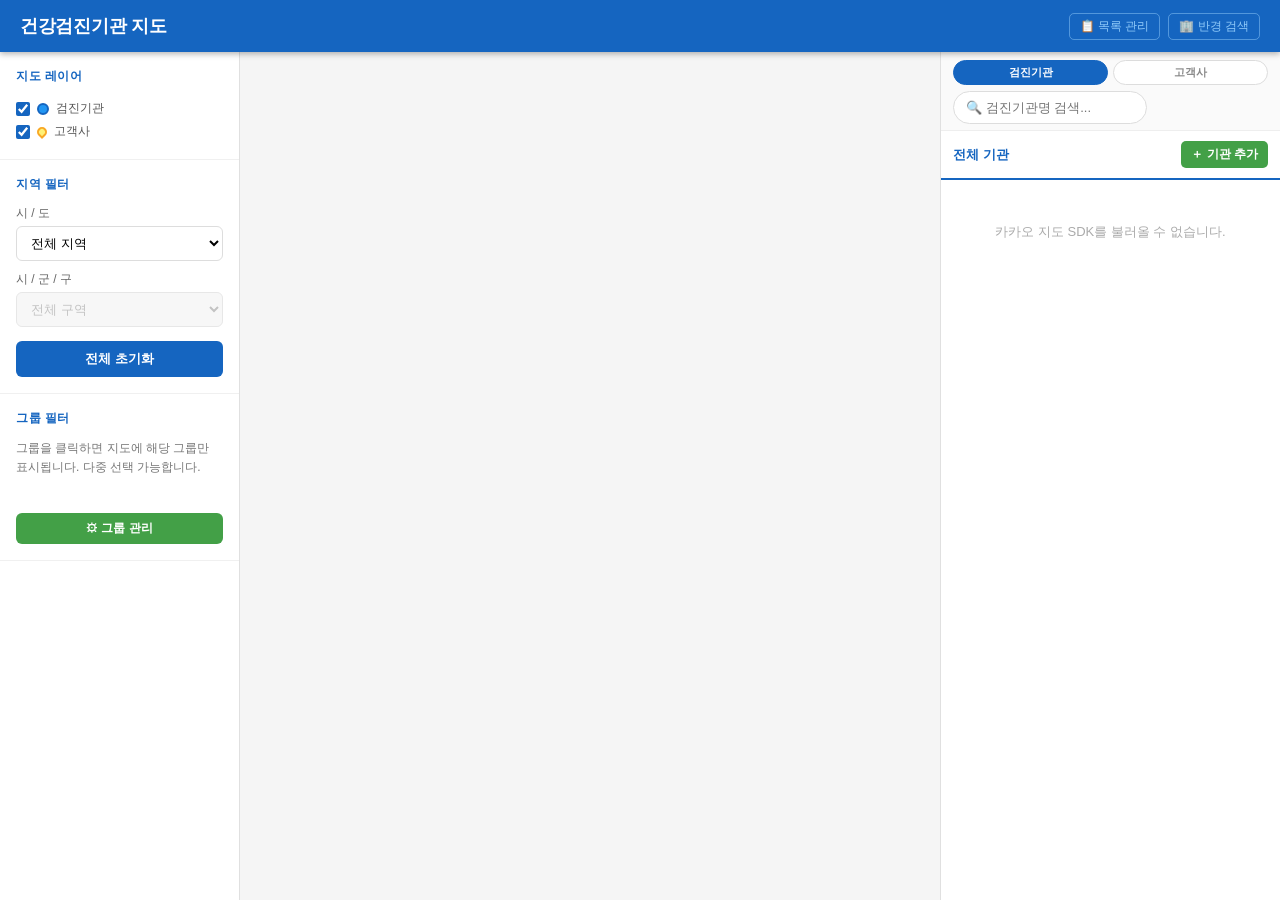
<file: index.html>
<!DOCTYPE html>
<html lang="ko">
<head>
  <meta charset="UTF-8">
  <meta name="viewport" content="width=device-width, initial-scale=1.0">
  <title>건강검진기관 지도</title>
  <script type="text/javascript" src="https://dapi.kakao.com/v2/maps/sdk.js?appkey=1f492781cac182a0af8728e7d8df08c0&libraries=clusterer,services&autoload=false"></script>
  <link rel="stylesheet" href="style.css"/>
</head>
<body>
  <header class="header">
    <div class="header-inner">
      <h1 class="header-title">건강검진기관 지도</h1>
      <div class="header-nav">
        <a href="list.html" class="header-nav-btn">📋 목록 관리</a>
        <a href="nearby.html" class="header-nav-btn">🏢 반경 검색</a>
      </div>
    </div>
  </header>

  <!-- 모바일 탭 바 -->
  <div class="mobile-tab-bar" id="mobile-tab-bar">
    <button class="mobile-tab" data-tab="filter" onclick="switchMobileTab('filter')">🔍 필터</button>
    <button class="mobile-tab active" data-tab="map" onclick="switchMobileTab('map')">🗺️ 지도</button>
    <button class="mobile-tab" data-tab="list" onclick="switchMobileTab('list')">📋 목록</button>
  </div>

  <div class="main">
    <!-- 필터 패널 -->
    <aside class="filter-panel">
      <div class="filter-section">
        <h2 class="filter-heading">지도 레이어</h2>
        <label class="layer-toggle">
          <input type="checkbox" id="layer-facility" checked>
          <span class="layer-dot facility"></span> 검진기관
        </label>
        <label class="layer-toggle">
          <input type="checkbox" id="layer-client" checked>
          <span class="layer-dot client"></span> 고객사
        </label>
      </div>

      <div class="filter-section">
        <h2 class="filter-heading">지역 필터</h2>
        <label class="filter-label" for="region1-select">시 / 도</label>
        <select id="region1-select" class="filter-select">
          <option value="">전체 지역</option>
        </select>
        <label class="filter-label" for="region2-select">시 / 군 / 구</label>
        <select id="region2-select" class="filter-select" disabled>
          <option value="">전체 구역</option>
        </select>
        <button id="reset-btn" class="reset-btn">전체 초기화</button>
      </div>

      <div class="filter-section">
        <h2 class="filter-heading">그룹 필터</h2>
        <p class="filter-help" style="margin-bottom:6px;">그룹을 클릭하면 지도에 해당 그룹만 표시됩니다. 다중 선택 가능합니다.</p>
        <div id="group-legend" class="group-legend"></div>
        <button id="group-filter-clear" class="group-filter-clear hidden">전체 해제</button>
        <button id="group-manage-btn" class="manage-btn">⚙ 그룹 관리</button>
      </div>

<div class="filter-section stats-section">
        <div id="stats" class="stats"></div>
      </div>
    </aside>

    <!-- 지도 -->
    <div class="map-wrap">
      <div id="map"></div>
      <button id="map-search-btn" class="map-search-btn hidden">🔍 현 지도에서 검색</button>
    </div>

    <!-- 기관 목록 패널 -->
    <aside class="list-panel">
      <!-- 검색 -->
      <div class="search-bar">
        <div class="search-type-toggle">
          <button id="search-type-fac" class="search-type-btn active">검진기관</button>
          <button id="search-type-cli" class="search-type-btn">고객사</button>
        </div>
        <div style="position:relative;">
          <input type="text" id="search-input" class="search-input" placeholder="🔍 검진기관명 검색...">
          <button id="search-clear" class="search-clear hidden">✕</button>
        </div>
      </div>

      <!-- 근접 TOP5 패널 -->
      <div id="nearby-panel" class="nearby-panel hidden">
        <div class="nearby-header">
          <span id="nearby-title" class="nearby-title"></span>
          <button id="nearby-close" class="nearby-close">✕</button>
        </div>
        <div id="nearby-list" class="nearby-list"></div>
      </div>

      <!-- 목록 헤더 -->
      <div class="list-header">
        <span id="list-count" class="list-count">전체 기관</span>
        <span id="list-total" class="list-total"></span>
        <button id="add-btn" class="add-btn" title="새 기관 추가">＋ 기관 추가</button>
      </div>

      <div id="facility-list" class="facility-list">
        <div class="list-loading">데이터를 불러오는 중...</div>
      </div>
    </aside>
  </div>

  <!-- 추가/수정 모달 -->
  <div id="modal-overlay" class="modal-overlay hidden">
    <div class="modal">
      <div class="modal-header">
        <h3 id="modal-title">검진기관 추가</h3>
        <button id="modal-close" class="modal-close">✕</button>
      </div>
      <div class="modal-body">
        <label class="modal-label">기관명 <span class="required">*</span></label>
        <input type="text" id="modal-name" class="modal-input" placeholder="예) 강남세브란스병원">

        <label class="modal-label">주소 <span class="required">*</span></label>
        <div class="addr-row">
          <input type="text" id="modal-address" class="modal-input" placeholder="예) 서울특별시 강남구 언주로 211">
          <button id="modal-geocode" class="geocode-btn">위치 검색</button>
        </div>
        <div id="geocode-status" class="geocode-status"></div>

        <div class="region-row">
          <div>
            <label class="modal-label">시 / 도</label>
            <input type="text" id="modal-region1" class="modal-input" placeholder="서울특별시">
          </div>
          <div>
            <label class="modal-label">구 / 군 / 시</label>
            <input type="text" id="modal-region2" class="modal-input" placeholder="강남구">
          </div>
        </div>

        <label class="modal-label">그룹</label>
        <select id="modal-group" class="modal-input modal-select">
          <option value="">그룹 없음</option>
        </select>

        <p class="modal-hint">* 주소 입력 후 '위치 검색' 버튼을 눌러 자동 설정</p>
      </div>
      <div class="modal-footer">
        <button id="modal-cancel" class="modal-btn cancel">취소</button>
        <button id="modal-save"   class="modal-btn save">저장</button>
      </div>
    </div>
  </div>

  <!-- 그룹 관리 모달 -->
  <div id="group-modal-overlay" class="modal-overlay hidden">
    <div class="modal">
      <div class="modal-header">
        <h3>그룹 관리</h3>
        <button id="group-modal-close" class="modal-close">✕</button>
      </div>
      <div class="modal-body">
        <p class="modal-hint" style="margin-bottom:10px;">그룹을 만들어 기관을 분류하고 다른 색으로 지도에 표시합니다.</p>
        <div id="group-list-container" style="max-height:220px;overflow-y:auto;"></div>
        <div class="group-add-row">
          <input type="text" id="new-group-name" class="modal-input" placeholder="새 그룹명 입력">
          <input type="color"  id="new-group-color" value="#FF5722" title="그룹 색상">
          <button id="add-group-btn" class="geocode-btn">추가</button>
        </div>
      </div>
      <div class="modal-footer">
        <button id="group-modal-done" class="modal-btn save">완료</button>
      </div>
    </div>
  </div>

  <script src="app.js"></script>
  <script>
    /* ── 모바일 탭 전환 ── */
    function switchMobileTab(tab) {
      if (window.innerWidth > 768) return;
      document.querySelectorAll('.mobile-tab').forEach(b => b.classList.toggle('active', b.dataset.tab === tab));
      document.querySelector('.filter-panel').classList.toggle('mobile-active', tab === 'filter');
      document.querySelector('.map-wrap').classList.toggle('mobile-hidden', tab !== 'map');
      document.querySelector('.list-panel').classList.toggle('mobile-active', tab === 'list');
      // 지도 탭으로 돌아올 때 Kakao 지도 resize
      if (tab === 'map' && window.map) {
        setTimeout(() => window.map.relayout(), 50);
      }
    }
    if (window.innerWidth <= 768) switchMobileTab('map');
    window.addEventListener('resize', () => {
      if (window.innerWidth > 768) {
        document.querySelector('.filter-panel').classList.remove('mobile-active');
        document.querySelector('.map-wrap').classList.remove('mobile-hidden');
        document.querySelector('.list-panel').classList.remove('mobile-active');
      }
    });
  </script>
</body>
</html>
</file>
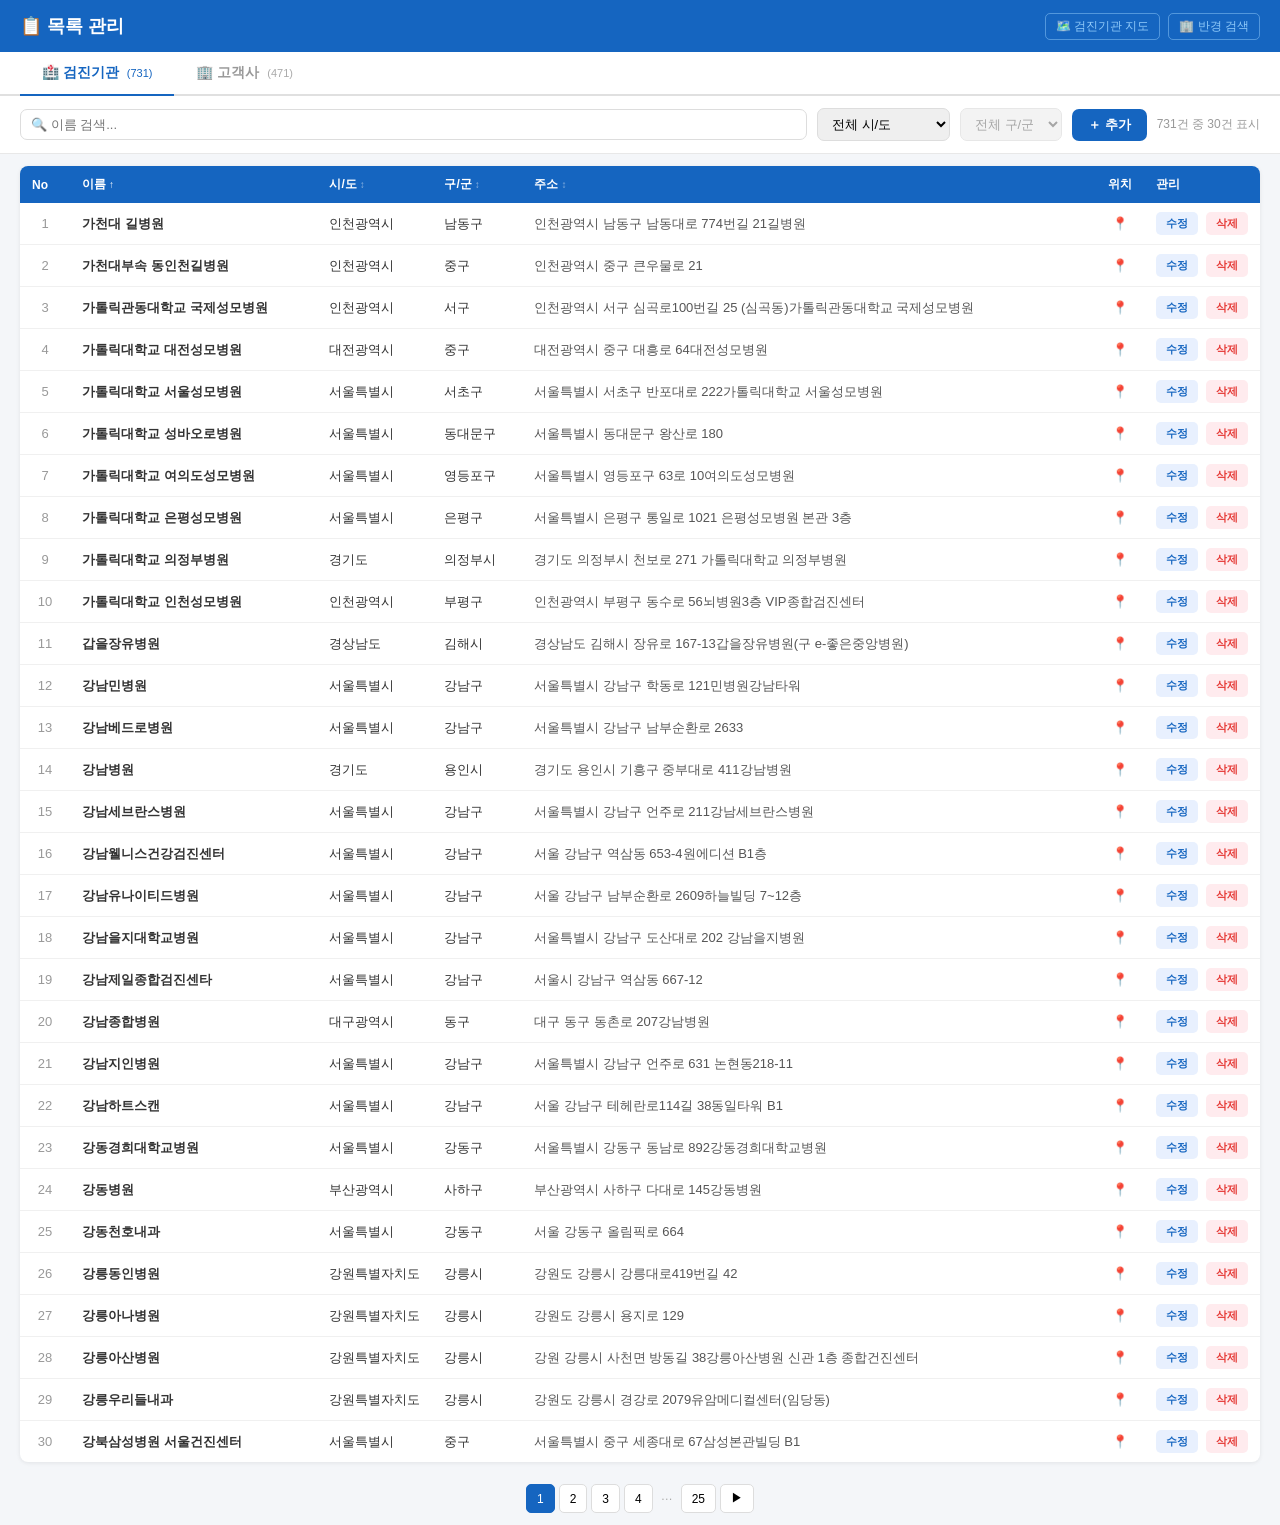
<file: list.html>
<!DOCTYPE html>
<html lang="ko">
<head>
  <meta charset="UTF-8">
  <meta name="viewport" content="width=device-width, initial-scale=1.0">
  <title>목록 관리 - 건강검진기관 지도</title>
  <link rel="stylesheet" href="list.css"/>
</head>
<body>
  <header class="header">
    <div class="header-inner">
      <h1 class="header-title">📋 목록 관리</h1>
      <div class="header-nav">
        <a href="index.html"  class="header-nav-btn">🗺️ 검진기관 지도</a>
        <a href="nearby.html" class="header-nav-btn">🏢 반경 검색</a>
      </div>
    </div>
  </header>

  <div class="main">
    <!-- 탭 -->
    <div class="tab-bar">
      <button class="tab-btn active" id="tab-facility" onclick="switchTab('facility')">🏥 검진기관 <span id="fac-count" class="tab-count"></span></button>
      <button class="tab-btn"        id="tab-client"   onclick="switchTab('client')">🏢 고객사 <span id="cli-count" class="tab-count"></span></button>
    </div>

    <!-- 툴바 -->
    <div class="toolbar">
      <div class="search-wrap">
        <input type="text" id="list-search" class="list-search" placeholder="🔍 이름 검색...">
        <button id="list-search-clear" class="search-clear hidden">✕</button>
      </div>
      <select id="list-region1" class="toolbar-select">
        <option value="">전체 시/도</option>
      </select>
      <select id="list-region2" class="toolbar-select" disabled>
        <option value="">전체 구/군</option>
      </select>
      <button id="add-btn" class="btn-primary" onclick="openModal(null)">＋ 추가</button>
      <span id="list-info" class="list-info"></span>
    </div>

    <!-- 테이블 -->
    <div class="table-wrap">
      <table class="data-table" id="data-table">
        <thead id="table-head"></thead>
        <tbody id="table-body">
          <tr><td colspan="8" class="loading-cell">데이터를 불러오는 중...</td></tr>
        </tbody>
      </table>
    </div>

    <!-- 페이지네이션 -->
    <div class="pagination" id="pagination"></div>
  </div>

  <!-- 추가/수정 모달 -->
  <div id="edit-modal" class="modal-overlay hidden">
    <div class="modal">
      <div class="modal-header">
        <h3 id="modal-title">추가</h3>
        <button onclick="closeModal()" class="modal-close">✕</button>
      </div>
      <div class="modal-body">
        <label class="modal-label">이름 <span class="req">*</span></label>
        <input type="text" id="m-name" class="modal-input" placeholder="이름 입력">

        <label class="modal-label">주소 <span class="req">*</span></label>
        <div class="addr-row">
          <input type="text" id="m-address" class="modal-input" placeholder="주소 입력">
          <button id="geocode-btn" class="btn-sm">위치 검색</button>
        </div>
        <div id="geocode-status" class="geo-status"></div>

        <div id="detail-wrap">
          <label class="modal-label">상세주소</label>
          <input type="text" id="m-detail" class="modal-input" placeholder="상세주소 (선택)">
        </div>

        <div class="two-col">
          <div>
            <label class="modal-label">시 / 도</label>
            <input type="text" id="m-region1" class="modal-input" placeholder="서울특별시">
          </div>
          <div>
            <label class="modal-label">구 / 군 / 시</label>
            <input type="text" id="m-region2" class="modal-input" placeholder="강남구">
          </div>
        </div>
        <p id="m-loc-status" class="geo-status" style="margin-top:6px;"></p>
      </div>
      <div class="modal-footer">
        <button onclick="closeModal()" class="btn-cancel">취소</button>
        <button onclick="saveModal()" class="btn-save">저장</button>
      </div>
    </div>
  </div>

  <script src="list.js"></script>
</body>
</html>
</file>
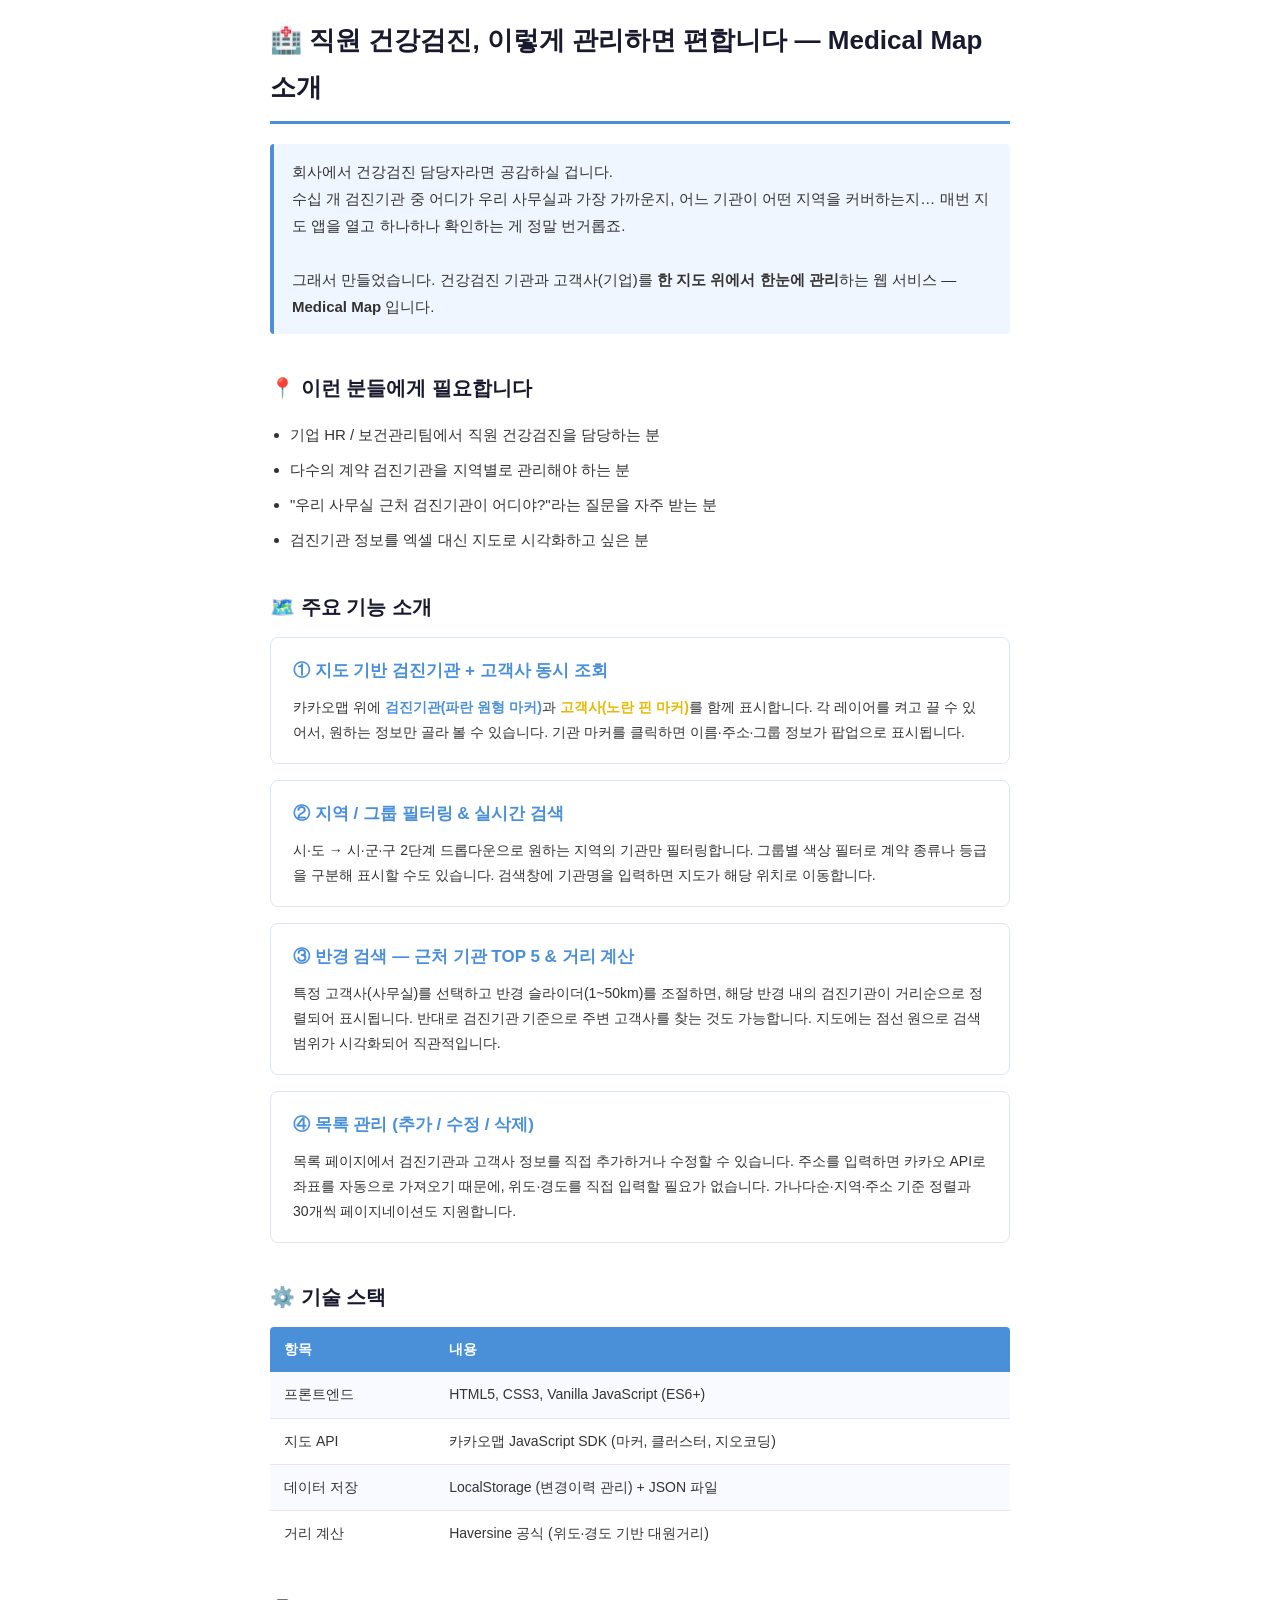
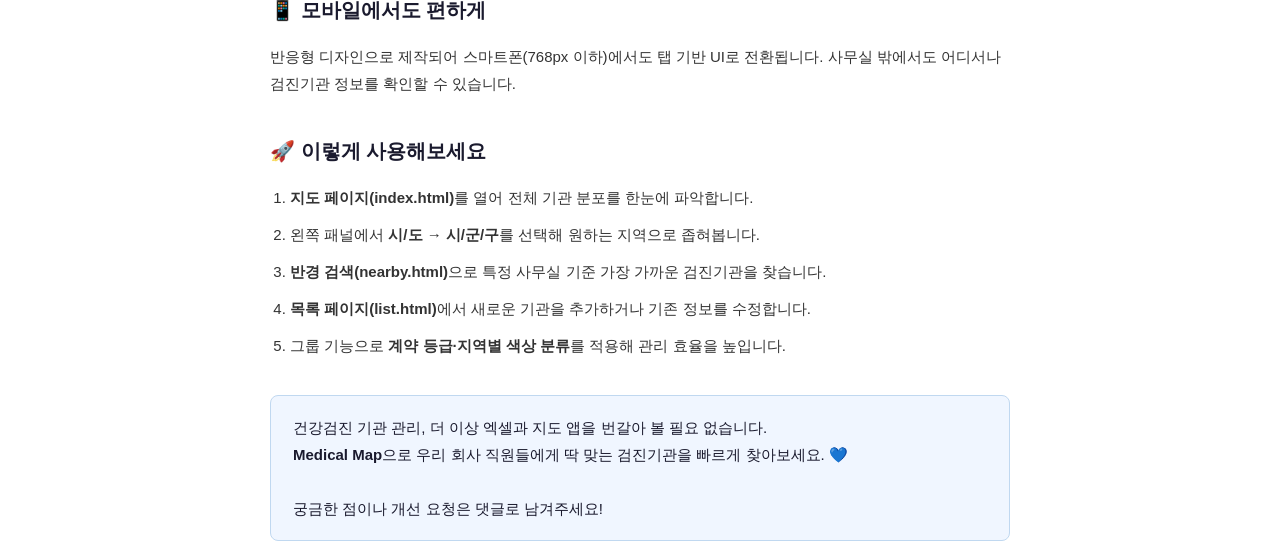
<file: naver_blog_post.html>
<!DOCTYPE html>
<html lang="ko">
<head>
  <meta charset="UTF-8">
  <title>건강검진 기관 지도 관리 시스템 소개 | Medical Map</title>
</head>
<body>

<!--
  ====================================================
  네이버 블로그 포스팅용 HTML
  아래 <body> 내용을 네이버 블로그 HTML 편집기에 붙여넣으세요.
  ====================================================
-->

<div style="max-width:740px; margin:0 auto; font-family:'맑은 고딕', sans-serif; color:#333; line-height:1.8;">

  <!-- 제목 -->
  <h1 style="font-size:26px; font-weight:bold; color:#1a1a2e; border-bottom:3px solid #4a90d9; padding-bottom:10px; margin-bottom:20px;">
    🏥 직원 건강검진, 이렇게 관리하면 편합니다 — Medical Map 소개
  </h1>

  <!-- 도입부 -->
  <p style="font-size:15px; background:#f0f6ff; border-left:4px solid #4a90d9; padding:14px 18px; border-radius:4px; margin-bottom:24px;">
    회사에서 건강검진 담당자라면 공감하실 겁니다.<br>
    수십 개 검진기관 중 어디가 우리 사무실과 가장 가까운지, 어느 기관이 어떤 지역을 커버하는지…
    매번 지도 앱을 열고 하나하나 확인하는 게 정말 번거롭죠.<br><br>
    그래서 만들었습니다. 건강검진 기관과 고객사(기업)를 <strong>한 지도 위에서 한눈에 관리</strong>하는
    웹 서비스 — <strong>Medical Map</strong> 입니다.
  </p>

  <!-- 섹션 1 -->
  <h2 style="font-size:20px; font-weight:bold; color:#1a1a2e; margin-top:36px; margin-bottom:12px;">
    📍 이런 분들에게 필요합니다
  </h2>
  <ul style="font-size:15px; padding-left:20px; margin-bottom:24px;">
    <li style="margin-bottom:8px;">기업 HR / 보건관리팀에서 직원 건강검진을 담당하는 분</li>
    <li style="margin-bottom:8px;">다수의 계약 검진기관을 지역별로 관리해야 하는 분</li>
    <li style="margin-bottom:8px;">"우리 사무실 근처 검진기관이 어디야?"라는 질문을 자주 받는 분</li>
    <li style="margin-bottom:8px;">검진기관 정보를 엑셀 대신 지도로 시각화하고 싶은 분</li>
  </ul>

  <!-- 섹션 2 -->
  <h2 style="font-size:20px; font-weight:bold; color:#1a1a2e; margin-top:36px; margin-bottom:12px;">
    🗺️ 주요 기능 소개
  </h2>

  <!-- 기능 1 -->
  <div style="background:#fff; border:1px solid #dde6f0; border-radius:8px; padding:18px 22px; margin-bottom:16px;">
    <h3 style="font-size:17px; font-weight:bold; color:#4a90d9; margin:0 0 8px 0;">① 지도 기반 검진기관 + 고객사 동시 조회</h3>
    <p style="font-size:14px; margin:0;">
      카카오맵 위에 <strong style="color:#4a90d9;">검진기관(파란 원형 마커)</strong>과
      <strong style="color:#e6b800;">고객사(노란 핀 마커)</strong>를 함께 표시합니다.
      각 레이어를 켜고 끌 수 있어서, 원하는 정보만 골라 볼 수 있습니다.
      기관 마커를 클릭하면 이름·주소·그룹 정보가 팝업으로 표시됩니다.
    </p>
  </div>

  <!-- 기능 2 -->
  <div style="background:#fff; border:1px solid #dde6f0; border-radius:8px; padding:18px 22px; margin-bottom:16px;">
    <h3 style="font-size:17px; font-weight:bold; color:#4a90d9; margin:0 0 8px 0;">② 지역 / 그룹 필터링 & 실시간 검색</h3>
    <p style="font-size:14px; margin:0;">
      시·도 → 시·군·구 2단계 드롭다운으로 원하는 지역의 기관만 필터링합니다.
      그룹별 색상 필터로 계약 종류나 등급을 구분해 표시할 수도 있습니다.
      검색창에 기관명을 입력하면 지도가 해당 위치로 이동합니다.
    </p>
  </div>

  <!-- 기능 3 -->
  <div style="background:#fff; border:1px solid #dde6f0; border-radius:8px; padding:18px 22px; margin-bottom:16px;">
    <h3 style="font-size:17px; font-weight:bold; color:#4a90d9; margin:0 0 8px 0;">③ 반경 검색 — 근처 기관 TOP 5 & 거리 계산</h3>
    <p style="font-size:14px; margin:0;">
      특정 고객사(사무실)를 선택하고 반경 슬라이더(1~50km)를 조절하면,
      해당 반경 내의 검진기관이 거리순으로 정렬되어 표시됩니다.
      반대로 검진기관 기준으로 주변 고객사를 찾는 것도 가능합니다.
      지도에는 점선 원으로 검색 범위가 시각화되어 직관적입니다.
    </p>
  </div>

  <!-- 기능 4 -->
  <div style="background:#fff; border:1px solid #dde6f0; border-radius:8px; padding:18px 22px; margin-bottom:16px;">
    <h3 style="font-size:17px; font-weight:bold; color:#4a90d9; margin:0 0 8px 0;">④ 목록 관리 (추가 / 수정 / 삭제)</h3>
    <p style="font-size:14px; margin:0;">
      목록 페이지에서 검진기관과 고객사 정보를 직접 추가하거나 수정할 수 있습니다.
      주소를 입력하면 카카오 API로 좌표를 자동으로 가져오기 때문에,
      위도·경도를 직접 입력할 필요가 없습니다.
      가나다순·지역·주소 기준 정렬과 30개씩 페이지네이션도 지원합니다.
    </p>
  </div>

  <!-- 섹션 3 -->
  <h2 style="font-size:20px; font-weight:bold; color:#1a1a2e; margin-top:36px; margin-bottom:12px;">
    ⚙️ 기술 스택
  </h2>
  <table style="width:100%; border-collapse:collapse; font-size:14px; margin-bottom:24px;">
    <thead>
      <tr style="background:#4a90d9; color:#fff;">
        <th style="padding:10px 14px; text-align:left; border-radius:4px 0 0 0;">항목</th>
        <th style="padding:10px 14px; text-align:left; border-radius:0 4px 0 0;">내용</th>
      </tr>
    </thead>
    <tbody>
      <tr style="background:#f8faff;">
        <td style="padding:10px 14px; border-bottom:1px solid #e0e8f5;">프론트엔드</td>
        <td style="padding:10px 14px; border-bottom:1px solid #e0e8f5;">HTML5, CSS3, Vanilla JavaScript (ES6+)</td>
      </tr>
      <tr style="background:#fff;">
        <td style="padding:10px 14px; border-bottom:1px solid #e0e8f5;">지도 API</td>
        <td style="padding:10px 14px; border-bottom:1px solid #e0e8f5;">카카오맵 JavaScript SDK (마커, 클러스터, 지오코딩)</td>
      </tr>
      <tr style="background:#f8faff;">
        <td style="padding:10px 14px; border-bottom:1px solid #e0e8f5;">데이터 저장</td>
        <td style="padding:10px 14px; border-bottom:1px solid #e0e8f5;">LocalStorage (변경이력 관리) + JSON 파일</td>
      </tr>
      <tr style="background:#fff;">
        <td style="padding:10px 14px;">거리 계산</td>
        <td style="padding:10px 14px;">Haversine 공식 (위도·경도 기반 대원거리)</td>
      </tr>
    </tbody>
  </table>

  <!-- 섹션 4 -->
  <h2 style="font-size:20px; font-weight:bold; color:#1a1a2e; margin-top:36px; margin-bottom:12px;">
    📱 모바일에서도 편하게
  </h2>
  <p style="font-size:15px; margin-bottom:24px;">
    반응형 디자인으로 제작되어 스마트폰(768px 이하)에서도 탭 기반 UI로 전환됩니다.
    사무실 밖에서도 어디서나 검진기관 정보를 확인할 수 있습니다.
  </p>

  <!-- 섹션 5 — 사용법 요약 -->
  <h2 style="font-size:20px; font-weight:bold; color:#1a1a2e; margin-top:36px; margin-bottom:12px;">
    🚀 이렇게 사용해보세요
  </h2>
  <ol style="font-size:15px; padding-left:20px; margin-bottom:24px;">
    <li style="margin-bottom:10px;"><strong>지도 페이지(index.html)</strong>를 열어 전체 기관 분포를 한눈에 파악합니다.</li>
    <li style="margin-bottom:10px;">왼쪽 패널에서 <strong>시/도 → 시/군/구</strong>를 선택해 원하는 지역으로 좁혀봅니다.</li>
    <li style="margin-bottom:10px;"><strong>반경 검색(nearby.html)</strong>으로 특정 사무실 기준 가장 가까운 검진기관을 찾습니다.</li>
    <li style="margin-bottom:10px;"><strong>목록 페이지(list.html)</strong>에서 새로운 기관을 추가하거나 기존 정보를 수정합니다.</li>
    <li style="margin-bottom:10px;">그룹 기능으로 <strong>계약 등급·지역별 색상 분류</strong>를 적용해 관리 효율을 높입니다.</li>
  </ol>

  <!-- 마무리 -->
  <div style="background:#f0f6ff; border:1px solid #c0d8f0; border-radius:8px; padding:18px 22px; margin-top:36px;">
    <p style="font-size:15px; margin:0; color:#1a1a2e;">
      건강검진 기관 관리, 더 이상 엑셀과 지도 앱을 번갈아 볼 필요 없습니다.<br>
      <strong>Medical Map</strong>으로 우리 회사 직원들에게 딱 맞는 검진기관을 빠르게 찾아보세요. 💙<br><br>
      궁금한 점이나 개선 요청은 댓글로 남겨주세요!
    </p>
  </div>

  <!-- 태그 안내 (네이버 블로그용) -->
  <!--
    추천 태그:
    #건강검진 #검진기관 #건강관리 #HR관리 #직원건강검진
    #카카오맵 #지도서비스 #웹개발 #MedicalMap #검진기관관리
  -->

</div>

</body>
</html>
</file>
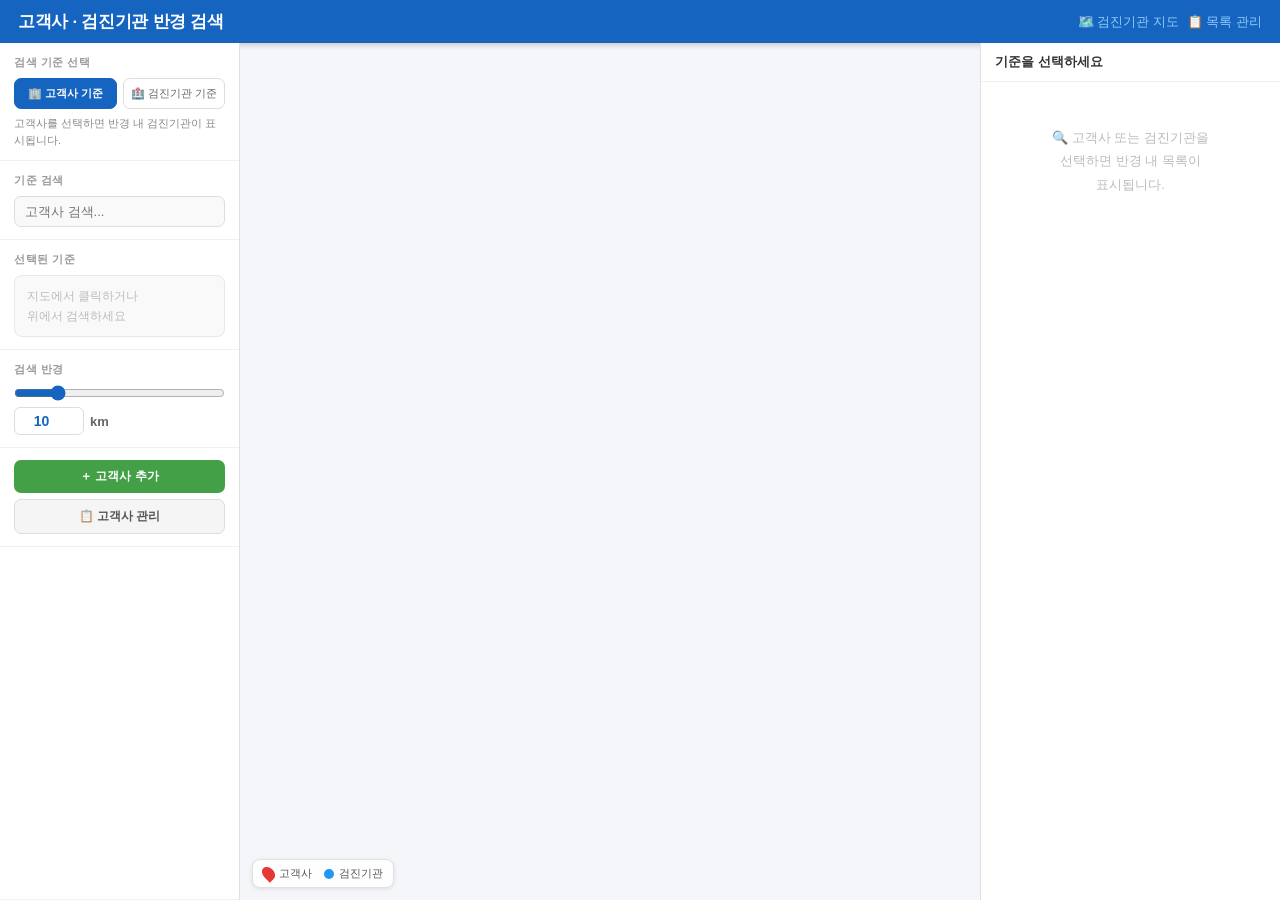
<file: nearby.html>
<!DOCTYPE html>
<html lang="ko">
<head>
  <meta charset="UTF-8">
  <meta name="viewport" content="width=device-width, initial-scale=1.0">
  <title>고객사 · 검진기관 반경 검색</title>
  <script type="text/javascript" src="https://dapi.kakao.com/v2/maps/sdk.js?appkey=1f492781cac182a0af8728e7d8df08c0&libraries=services&autoload=false"></script>
  <link rel="stylesheet" href="nearby.css"/>
</head>
<body>
  <header class="header">
    <div class="header-inner">
      <h1 class="header-title">고객사 · 검진기관 반경 검색</h1>
      <div class="header-nav" style="display:flex;gap:8px;">
        <a href="index.html" class="nav-link">🗺️ 검진기관 지도</a>
        <a href="list.html"  class="nav-link">📋 목록 관리</a>
      </div>
    </div>
  </header>

  <!-- 모바일 탭 바 -->
  <div class="mobile-tab-bar" id="mobile-tab-bar">
    <button class="mobile-tab active" data-tab="settings" onclick="switchNearbyTab('settings')">⚙️ 설정</button>
    <button class="mobile-tab" data-tab="map" onclick="switchNearbyTab('map')">🗺️ 지도</button>
    <button class="mobile-tab" data-tab="results" onclick="switchNearbyTab('results')">📋 결과</button>
  </div>

  <div class="main">
    <!-- 왼쪽 패널: 검색 조건 -->
    <aside class="left-panel">
      <!-- 모드 토글 -->
      <div class="section">
        <h2 class="section-heading">검색 기준 선택</h2>
        <div class="mode-toggle">
          <button id="btn-mode-client"   class="mode-btn active">🏢 고객사 기준</button>
          <button id="btn-mode-facility" class="mode-btn">🏥 검진기관 기준</button>
        </div>
        <p class="hint" id="mode-hint">고객사를 선택하면 반경 내 검진기관이 표시됩니다.</p>
      </div>

      <!-- 검색창 -->
      <div class="section">
        <h2 class="section-heading">기준 검색</h2>
        <div class="search-box" id="search-box">
          <input type="text" id="search-input" class="search-input" placeholder="고객사 검색...">
          <button class="search-clear-btn hidden" id="search-clear">✕</button>
          <div id="search-dropdown" class="search-dropdown hidden"></div>
        </div>
      </div>

      <!-- 선택된 기준 -->
      <div class="section">
        <h2 class="section-heading">선택된 기준</h2>
        <div id="base-info" class="base-info">
          <span class="base-hint">지도에서 클릭하거나<br>위에서 검색하세요</span>
        </div>
      </div>

      <!-- 반경 설정 -->
      <div class="section">
        <h2 class="section-heading">검색 반경</h2>
        <div class="radius-row">
          <input type="range" id="radius-slider" min="1" max="50" value="10" class="radius-slider">
          <div class="radius-value-row">
            <input type="number" id="radius-input" value="10" min="1" max="200" class="radius-num-input">
            <span class="radius-unit">km</span>
          </div>
        </div>
      </div>

      <!-- 고객사 관리 버튼 -->
      <div class="section">
        <button id="add-client-btn"    class="action-btn green">＋ 고객사 추가</button>
        <button id="client-manage-btn" class="action-btn gray">📋 고객사 관리</button>
      </div>

      <!-- 통계 -->
      <div class="section stats-section">
        <div id="stats" class="stats"></div>
      </div>
    </aside>

    <!-- 지도 -->
    <div class="map-wrap">
      <div id="map"></div>
      <div id="map-legend" class="map-legend">
        <span class="ml-item"><span class="ml-pin client"></span>고객사</span>
        <span class="ml-item"><span class="ml-dot facility"></span>검진기관</span>
      </div>
    </div>

    <!-- 오른쪽 결과 패널 -->
    <aside class="right-panel">
      <div class="result-header">
        <span id="result-count" class="result-count">기준을 선택하세요</span>
        <button id="result-export-btn" class="export-btn hidden">📋 복사</button>
      </div>
      <div id="result-list" class="result-list">
        <div class="no-result-init">
          <p>🔍 고객사 또는 검진기관을<br>선택하면 반경 내 목록이<br>표시됩니다.</p>
        </div>
      </div>
    </aside>
  </div>

  <!-- 고객사 추가/수정 모달 -->
  <div id="client-modal" class="modal-overlay hidden">
    <div class="modal">
      <div class="modal-header">
        <h3 id="client-modal-title">고객사 추가</h3>
        <button id="client-modal-close" class="modal-close">✕</button>
      </div>
      <div class="modal-body">
        <label class="modal-label">고객사명 <span class="required">*</span></label>
        <input type="text" id="cm-name" class="modal-input" placeholder="예) 삼성전자">

        <label class="modal-label">주소 <span class="required">*</span></label>
        <div class="addr-row">
          <input type="text" id="cm-address" class="modal-input" placeholder="예) 서울특별시 강남구 삼성로 85">
          <button id="cm-geocode-btn" class="geocode-btn">위치 검색</button>
        </div>
        <div id="cm-geocode-status" class="geocode-status"></div>

        <label class="modal-label">상세주소</label>
        <input type="text" id="cm-detail" class="modal-input" placeholder="층, 호수 등">

        <div class="region-row">
          <div>
            <label class="modal-label">시 / 도</label>
            <input type="text" id="cm-region1" class="modal-input" placeholder="서울특별시">
          </div>
          <div>
            <label class="modal-label">구 / 군 / 시</label>
            <input type="text" id="cm-region2" class="modal-input" placeholder="강남구">
          </div>
        </div>
      </div>
      <div class="modal-footer">
        <button id="client-modal-cancel" class="modal-btn cancel">취소</button>
        <button id="client-modal-save"   class="modal-btn save">저장</button>
      </div>
    </div>
  </div>

  <!-- 고객사 관리 모달 -->
  <div id="client-manage-modal" class="modal-overlay hidden">
    <div class="modal modal-wide">
      <div class="modal-header">
        <h3>고객사 관리</h3>
        <button id="cm-manage-close" class="modal-close">✕</button>
      </div>
      <div class="modal-body">
        <div class="cm-filter-row">
          <input type="text" id="cm-filter-input" class="modal-input" placeholder="🔍 고객사명 검색...">
          <button onclick="openClientModal(null)" class="geocode-btn">＋ 추가</button>
        </div>
        <div id="cm-manage-list" class="cm-manage-list"></div>
      </div>
      <div class="modal-footer">
        <button id="cm-manage-done" class="modal-btn save">완료</button>
      </div>
    </div>
  </div>

  <script src="nearby.js"></script>
  <script>
    /* ── 모바일 탭 전환 (반경 검색 페이지) ── */
    function switchNearbyTab(tab) {
      if (window.innerWidth > 768) return;
      document.querySelectorAll('.mobile-tab').forEach(b => b.classList.toggle('active', b.dataset.tab === tab));
      document.querySelector('.left-panel').classList.toggle('mobile-hidden', tab !== 'settings');
      document.querySelector('.map-wrap').classList.toggle('mobile-hidden', tab !== 'map');
      document.querySelector('.right-panel').classList.toggle('mobile-hidden', tab !== 'results');
      if (tab === 'map' && window.nearbyMap) setTimeout(() => window.nearbyMap.relayout(), 50);
    }
    if (window.innerWidth <= 768) switchNearbyTab('settings');
    window.addEventListener('resize', () => {
      if (window.innerWidth > 768) {
        ['left-panel','map-wrap','right-panel'].forEach(c =>
          document.querySelector('.' + c)?.classList.remove('mobile-hidden'));
      }
    });
  </script>
</body>
</html>
</file>
<file: style.css>
* { box-sizing: border-box; margin: 0; padding: 0; }

body {
  display: flex;
  flex-direction: column;
  height: 100vh;
  font-family: 'Malgun Gothic', '맑은 고딕', sans-serif;
  font-size: 14px;
  color: #333;
  background: #f5f5f5;
}

/* ── 헤더 ── */
.header {
  background: #1565C0;
  color: white;
  padding: 0 20px;
  height: 52px;
  display: flex;
  align-items: center;
  flex-shrink: 0;
  box-shadow: 0 2px 6px rgba(0,0,0,0.3);
  z-index: 100;
}
.header-inner { display: flex; align-items: center; gap: 12px; width: 100%; }
.header-title  { font-size: 18px; font-weight: 700; letter-spacing: -0.3px; }
.header-subtitle { font-size: 12px; opacity: 0.8; }
.header-nav { display: flex; gap: 8px; margin-left: auto; }
.header-nav-btn {
  color: #90CAF9; font-size: 12px; text-decoration: none;
  padding: 4px 10px; border: 1px solid rgba(144,202,249,0.5); border-radius: 5px;
  transition: all 0.2s;
}
.header-nav-btn:hover { background: rgba(255,255,255,0.15); color: #fff; }

/* ── 레이어 토글 ── */
.layer-toggle {
  display: flex; align-items: center; gap: 7px; cursor: pointer;
  font-size: 12px; color: #555; padding: 3px 0;
}
.layer-toggle input[type=checkbox] { accent-color: #1565C0; width: 14px; height: 14px; cursor: pointer; }
.layer-dot { display: inline-block; width: 12px; height: 12px; border-radius: 50%; flex-shrink: 0; }
.layer-dot.facility { background: #2196F3; border: 2px solid #1565C0; }
.layer-dot.client   { background: #FFF176; border: 2px solid #F9A825; border-radius: 50% 50% 50% 0; transform: rotate(-45deg); width: 10px; height: 10px; }

/* ── 메인 ── */
.main {
  display: flex;
  flex: 1;
  min-height: 0;
}

/* ── 필터 패널 ── */
.filter-panel {
  width: 240px;
  min-width: 200px;
  background: white;
  border-right: 1px solid #e0e0e0;
  overflow-y: auto;
  flex-shrink: 0;
  display: flex;
  flex-direction: column;
}
.filter-section { padding: 16px; border-bottom: 1px solid #f0f0f0; }
.filter-heading {
  font-size: 12px; font-weight: 700; color: #1565C0;
  text-transform: uppercase; letter-spacing: 0.5px; margin-bottom: 12px;
}
.filter-label { display: block; font-size: 12px; color: #666; margin-bottom: 4px; margin-top: 10px; }
.filter-label:first-of-type { margin-top: 0; }
.filter-select {
  width: 100%; padding: 8px 10px;
  border: 1px solid #ddd; border-radius: 6px;
  font-family: inherit; font-size: 13px; background: white;
  cursor: pointer; transition: border-color 0.2s;
}
.filter-select:focus { outline: none; border-color: #1565C0; box-shadow: 0 0 0 2px rgba(21,101,192,0.15); }
.filter-select:disabled { background: #f5f5f5; color: #aaa; cursor: not-allowed; }
.reset-btn {
  width: 100%; margin-top: 14px; padding: 9px;
  background: #1565C0; color: white; border: none; border-radius: 6px;
  font-family: inherit; font-size: 13px; font-weight: 600;
  cursor: pointer; transition: background 0.2s;
}
.reset-btn:hover { background: #0D47A1; }
.filter-help { font-size: 12px; color: #777; line-height: 1.6; }
.click-status {
  margin-top: 8px; padding: 6px 10px;
  background: #E3F2FD; border-radius: 4px;
  font-size: 12px; color: #1565C0; min-height: 30px; line-height: 1.5;
}
.stats-section { margin-top: auto; border-bottom: none; }
.stats { font-size: 11px; color: #999; line-height: 1.8; }

/* ── 그룹 관련 ── */
.group-legend {
  display: flex;
  flex-wrap: wrap;
  gap: 4px 10px;
  margin-top: 8px;
  font-size: 11px;
  align-items: center;
  min-height: 18px;
}
.legend-item {
  display: flex; align-items: center; gap: 5px;
  padding: 4px 8px; border-radius: 14px;
  border: 1.5px solid transparent;
  cursor: pointer; transition: background 0.15s, border-color 0.15s;
  user-select: none;
}
.legend-item:hover { background: #f0f4ff; }
.legend-item.active { font-weight: 600; }
.legend-item.active .legend-name { color: #222; }
.legend-dot  { display: inline-block; width: 10px; height: 10px; border-radius: 50%; flex-shrink: 0; }
.legend-name { color: #555; font-size: 12px; }
.legend-none { color: #bbb; font-size: 11px; }

.group-filter-clear {
  width: 100%; margin-top: 6px; padding: 5px;
  background: #fff; color: #E53935; border: 1px solid #E53935;
  border-radius: 6px; font-family: inherit; font-size: 11px;
  cursor: pointer; transition: background 0.2s;
}
.group-filter-clear:hover { background: #ffeaea; }
.group-filter-clear.hidden { display: none; }

.manage-btn {
  width: 100%; margin-top: 10px; padding: 7px;
  background: #43A047; color: white; border: none; border-radius: 6px;
  font-family: inherit; font-size: 12px; font-weight: 600;
  cursor: pointer; transition: background 0.2s;
}
.manage-btn:hover { background: #2E7D32; }

.group-badge {
  display: inline-block;
  margin-left: 5px; padding: 1px 6px;
  color: white; font-size: 10px; border-radius: 3px; font-weight: 700;
  vertical-align: middle;
}

/* 그룹 관리 모달 내부 */
.group-empty  { color: #aaa; font-size: 13px; text-align: center; padding: 16px; }
.group-add-row { display: flex; gap: 6px; margin-top: 12px; align-items: center; }
.group-add-row .modal-input { flex: 1; }
#new-group-color {
  width: 38px; height: 38px; border: 1px solid #ddd;
  border-radius: 6px; cursor: pointer; padding: 2px; flex-shrink: 0;
}

/* ── 지도 래퍼 ── */
.map-wrap {
  flex: 1;
  min-width: 0;
  min-height: 0;
  position: relative;
}

/* ── 지도 ── */
#map {
  width: 100%;
  height: 100%;
  cursor: grab;
}
#map:active { cursor: grabbing; }

/* ── 현 지도에서 검색 버튼 ── */
.map-search-btn {
  position: absolute;
  top: 12px;
  left: 50%;
  transform: translateX(-50%);
  z-index: 10;
  background: white;
  border: 1.5px solid #1565C0;
  border-radius: 20px;
  padding: 7px 20px;
  font-family: 'Malgun Gothic', '맑은 고딕', sans-serif;
  font-size: 13px;
  font-weight: 600;
  color: #1565C0;
  cursor: pointer;
  box-shadow: 0 2px 8px rgba(0,0,0,0.22);
  white-space: nowrap;
  transition: all 0.15s;
}
.map-search-btn:hover { background: #1565C0; color: white; }

/* ── 목록 패널 ── */
.list-panel {
  width: 340px;
  min-width: 280px;
  background: white;
  border-left: 1px solid #e0e0e0;
  display: flex;
  flex-direction: column;
  flex-shrink: 0;
}

/* ── 검색 바 ── */
.search-bar {
  padding: 8px 12px 6px;
  border-bottom: 1px solid #eee;
  display: flex;
  flex-direction: column;
  gap: 6px;
  background: #FAFAFA;
  flex-shrink: 0;
}
.search-type-toggle { display: flex; gap: 5px; }
.search-type-btn {
  flex: 1; padding: 4px 0; border: 1px solid #ddd; border-radius: 14px;
  background: #fff; font-family: inherit; font-size: 11px; font-weight: 600;
  color: #888; cursor: pointer; transition: all 0.18s;
}
.search-type-btn.active { background: #1565C0; border-color: #1565C0; color: #fff; }
.search-type-btn:hover:not(.active) { border-color: #90CAF9; color: #1565C0; }
.search-input {
  flex: 1; padding: 8px 12px;
  border: 1px solid #ddd; border-radius: 20px;
  font-family: inherit; font-size: 13px;
  outline: none; transition: border-color 0.2s;
  background: white;
}
.search-input:focus { border-color: #1565C0; box-shadow: 0 0 0 2px rgba(21,101,192,0.1); }
.search-clear {
  background: none; border: none; font-size: 14px;
  color: #aaa; cursor: pointer; padding: 4px 6px;
  border-radius: 50%; line-height: 1;
}
.search-clear:hover { background: #eee; color: #555; }
.hidden { display: none !important; }

/* ── 목록 헤더 ── */
.list-header {
  padding: 10px 12px;
  border-bottom: 2px solid #1565C0;
  display: flex;
  align-items: center;
  gap: 6px;
  flex-shrink: 0;
}
.list-count  { font-size: 13px; font-weight: 700; color: #1565C0; flex: 1; white-space: nowrap; overflow: hidden; text-overflow: ellipsis; }
.list-total  { font-size: 12px; color: #999; white-space: nowrap; }
.add-btn {
  padding: 5px 10px; background: #43A047; color: white;
  border: none; border-radius: 5px; font-family: inherit;
  font-size: 12px; font-weight: 600; cursor: pointer;
  white-space: nowrap; transition: background 0.2s;
}
.add-btn:hover { background: #2E7D32; }

/* ── 기관 목록 ── */
.facility-list { overflow-y: auto; flex: 1; padding: 8px; }
.list-loading  { padding: 24px; text-align: center; color: #aaa; font-size: 13px; }
.list-empty    { padding: 32px 16px; text-align: center; color: #aaa; font-size: 13px; line-height: 1.8; }

/* ── 기관 카드 ── */
.facility-card {
  display: flex;
  align-items: flex-start;
  gap: 6px;
  padding: 11px 12px;
  border-radius: 8px;
  border: 1px solid #eee;
  margin-bottom: 6px;
  background: white;
  transition: all 0.15s;
}
.facility-card:hover  { border-color: #1565C0; background: #F8FBFF; box-shadow: 0 2px 8px rgba(21,101,192,0.1); }
.facility-card.active { border-color: #1565C0; background: #E3F2FD; }
.facility-card.is-new { border-left: 3px solid #43A047; }
.card-main    { flex: 1; cursor: pointer; min-width: 0; }
.facility-name    { font-size: 13px; font-weight: 700; color: #222; margin-bottom: 3px; line-height: 1.4; }
.facility-region  { font-size: 11px; color: #1565C0; font-weight: 600; margin-bottom: 3px; }
.facility-address { font-size: 11px; color: #888; line-height: 1.5; word-break: keep-all; }
.no-location-badge {
  display: inline-block; margin-top: 4px; padding: 2px 6px;
  background: #FFF3E0; color: #E65100; font-size: 10px; border-radius: 3px; font-weight: 600;
}
.new-badge {
  display: inline-block; margin-left: 5px; padding: 1px 5px;
  background: #E8F5E9; color: #2E7D32; font-size: 10px; border-radius: 3px; font-weight: 700;
}
mark { background: #FFF176; color: inherit; border-radius: 2px; }

/* 카드 액션 버튼 묶음 */
.card-actions {
  display: flex;
  flex-direction: column;
  gap: 4px;
  flex-shrink: 0;
  align-self: flex-start;
  margin-top: 1px;
}
.btn-edit, .btn-delete, .btn-group {
  background: none; border: 1px solid #e0e0e0; border-radius: 5px;
  padding: 4px 7px; font-size: 13px; cursor: pointer;
  transition: all 0.15s; line-height: 1;
}
.btn-edit:hover   { background: #FFF8E1; border-color: #FFC107; }
.btn-delete:hover { background: #FFEBEE; border-color: #E53935; }
.btn-group:hover  { background: #F3E5F5; border-color: #9C27B0; }
.client-card { border-left: 3px solid #F9A825; }

/* ── 근접 Top5 패널 ── */
.nearby-panel {
  border-top: 2px solid #1565C0; background: #F0F7FF; flex-shrink: 0;
  max-height: 240px; overflow-y: auto;
}
.nearby-panel.hidden { display: none; }
.nearby-header {
  display: flex; align-items: center; justify-content: space-between;
  padding: 7px 12px; background: #1565C0;
}
.nearby-title { font-size: 11px; font-weight: 700; color: #fff; overflow: hidden; text-overflow: ellipsis; white-space: nowrap; flex: 1; }
.nearby-close { background: none; border: none; color: rgba(255,255,255,0.8); font-size: 14px; cursor: pointer; padding: 0 0 0 8px; flex-shrink: 0; }
.nearby-close:hover { color: #fff; }
.nearby-item {
  display: flex; align-items: center; gap: 8px;
  padding: 7px 12px; border-bottom: 1px solid #dce8f5;
}
.nearby-rank {
  width: 20px; height: 20px; border-radius: 50%; background: #1565C0; color: #fff;
  font-size: 10px; font-weight: 700; display: flex; align-items: center; justify-content: center; flex-shrink: 0;
}
.nearby-info { flex: 1; min-width: 0; }
.nearby-name { font-size: 12px; font-weight: 600; color: #222; white-space: nowrap; overflow: hidden; text-overflow: ellipsis; }
.nearby-addr { font-size: 10px; color: #888; white-space: nowrap; overflow: hidden; text-overflow: ellipsis; }
.nearby-dist { font-size: 12px; font-weight: 700; color: #1565C0; flex-shrink: 0; white-space: nowrap; }
.nearby-btns { display: flex; gap: 4px; flex-shrink: 0; }
.nearby-btn-edit, .nearby-btn-del {
  padding: 3px 7px; border-radius: 4px; font-size: 10px;
  font-family: inherit; font-weight: 600; cursor: pointer; border: none;
}
.nearby-btn-edit { background: #e8f0fe; color: #1565C0; }
.nearby-btn-edit:hover { background: #c5d9fb; }
.nearby-btn-del  { background: #FFEBEE; color: #E53935; }
.nearby-btn-del:hover { background: #FFCDD2; }

/* ── 빠른 그룹 드롭다운 ── */
.group-quick-dropdown {
  position: fixed;
  z-index: 9999;
  background: white;
  border: 1px solid #ddd;
  border-radius: 8px;
  box-shadow: 0 4px 16px rgba(0,0,0,0.18);
  overflow: hidden;
  min-width: 160px;
}
.group-dropdown-item {
  display: flex;
  align-items: center;
  gap: 8px;
  padding: 9px 14px;
  cursor: pointer;
  font-size: 13px;
  color: #333;
  transition: background 0.12s;
}
.group-dropdown-item:hover    { background: #F3F4F6; }
.group-dropdown-item.selected { background: #E3F2FD; font-weight: 700; }
.gd-dot {
  width: 10px; height: 10px; border-radius: 50%; flex-shrink: 0;
}

/* ── 그룹 관리 모달 개선 ── */
.group-row-wrap { border-bottom: 1px solid #f0f0f0; }
.group-row { display: flex; align-items: center; gap: 8px; padding: 8px 4px; }
.group-color-dot { width: 16px; height: 16px; border-radius: 50%; flex-shrink: 0; border: 2px solid rgba(0,0,0,0.1); }
.group-color-dot:hover { transform: scale(1.2); }
.group-row-name  { flex: 1; font-size: 13px; color: #333; }
.group-row-count { font-size: 12px; color: #999; white-space: nowrap; }
.group-row-expand {
  background: none; border: 1px solid #ddd; border-radius: 4px;
  font-size: 11px; padding: 2px 7px; cursor: pointer; color: #555; white-space: nowrap;
}
.group-row-expand:hover { background: #f5f5f5; }
.group-row-rename {
  background: none; border: none; cursor: pointer;
  font-size: 13px; padding: 2px 4px; border-radius: 4px; transition: background 0.15s;
}
.group-row-rename:hover { background: #f0f4ff; }
.group-row-del {
  background: none; border: none; color: #E53935;
  cursor: pointer; font-size: 14px; padding: 2px 6px;
  border-radius: 4px; transition: background 0.15s;
}
.group-row-del:hover { background: #FFEBEE; }
.group-name-edit-input {
  flex: 1; font-size: 13px; padding: 2px 6px;
  border: 1px solid #1565C0; border-radius: 4px;
  font-family: inherit; outline: none; min-width: 0;
}
.group-name-save-btn {
  background: #1565C0; color: #fff; border: none;
  border-radius: 4px; font-size: 11px; padding: 3px 8px;
  cursor: pointer; font-family: inherit; white-space: nowrap;
}
.group-name-save-btn:hover { background: #0D47A1; }

.group-members {
  background: #FAFAFA;
  border-top: 1px solid #f0f0f0;
  padding: 6px 8px;
}
.group-member-item {
  display: flex; align-items: center; gap: 6px;
  padding: 5px 4px; border-bottom: 1px solid #f0f0f0; font-size: 12px;
}
.group-member-item:last-child { border-bottom: none; }
.group-member-name   { flex: 1; color: #333; font-weight: 600; }
.group-member-region { color: #999; font-size: 11px; white-space: nowrap; }
.group-member-del {
  background: none; border: none; color: #E53935;
  cursor: pointer; font-size: 12px; padding: 1px 5px; border-radius: 3px;
}
.group-member-del:hover { background: #FFEBEE; }
.group-member-empty { font-size: 12px; color: #bbb; padding: 6px 4px; }

.list-more-btn {
  width: 100%; margin: 8px 0; padding: 10px;
  background: #f5f5f5; border: 1px solid #ddd; border-radius: 6px;
  font-family: inherit; font-size: 13px; color: #555; cursor: pointer;
}
.list-more-btn:hover { background: #eee; }

/* ── 모달 (공통) ── */
.modal-overlay {
  position: fixed; inset: 0;
  background: rgba(0,0,0,0.45);
  display: flex; align-items: center; justify-content: center;
  z-index: 1000;
}
.modal {
  background: white; border-radius: 12px;
  width: 460px; max-width: 95vw;
  box-shadow: 0 8px 32px rgba(0,0,0,0.2);
  overflow: hidden;
}
.modal-header {
  display: flex; align-items: center; justify-content: space-between;
  padding: 16px 20px; background: #1565C0; color: white;
}
.modal-header h3 { font-size: 16px; font-weight: 700; }
.modal-close {
  background: none; border: none; color: white; font-size: 18px;
  cursor: pointer; padding: 2px 6px; border-radius: 4px;
}
.modal-close:hover { background: rgba(255,255,255,0.2); }
.modal-body { padding: 20px; display: flex; flex-direction: column; gap: 6px; }
.modal-label { font-size: 12px; font-weight: 600; color: #555; margin-top: 6px; }
.modal-label:first-child { margin-top: 0; }
.required { color: #E53935; }
.modal-input {
  width: 100%; padding: 9px 12px;
  border: 1px solid #ddd; border-radius: 6px;
  font-family: inherit; font-size: 13px; outline: none;
  transition: border-color 0.2s;
}
.modal-input:focus { border-color: #1565C0; box-shadow: 0 0 0 2px rgba(21,101,192,0.15); }
.modal-select { padding: 9px 10px; cursor: pointer; }
.addr-row { display: flex; gap: 6px; }
.addr-row .modal-input { flex: 1; }
.geocode-btn {
  padding: 9px 12px; background: #1565C0; color: white;
  border: none; border-radius: 6px; font-family: inherit;
  font-size: 12px; font-weight: 600; cursor: pointer; white-space: nowrap;
}
.geocode-btn:hover { background: #0D47A1; }
.geocode-status { font-size: 12px; min-height: 18px; color: #555; }
.geocode-status.ok    { color: #2E7D32; }
.geocode-status.error { color: #C62828; }
.region-row { display: flex; gap: 10px; }
.region-row > div { flex: 1; display: flex; flex-direction: column; gap: 4px; }
.modal-hint { font-size: 11px; color: #aaa; margin-top: 2px; }
.modal-footer {
  display: flex; justify-content: flex-end; gap: 8px;
  padding: 14px 20px; border-top: 1px solid #eee;
}
.modal-btn {
  padding: 9px 20px; border-radius: 6px; font-family: inherit;
  font-size: 13px; font-weight: 600; cursor: pointer; border: none;
}
.modal-btn.cancel { background: #f5f5f5; color: #555; }
.modal-btn.cancel:hover { background: #e0e0e0; }
.modal-btn.save   { background: #1565C0; color: white; }
.modal-btn.save:hover { background: #0D47A1; }

/* ── 모바일 탭 바 (데스크톱에서는 숨김) ── */
.mobile-tab-bar { display: none; }

/* ── 반응형 태블릿 ── */
@media (max-width: 900px) {
  .filter-panel { width: 200px; }
  .list-panel   { width: 280px; }
}

/* ── 반응형 모바일 (768px 이하) ── */
@media (max-width: 768px) {

  /* 헤더 */
  .header { height: 46px; padding: 0 12px; }
  .header-title { font-size: 15px; }
  .header-nav-btn { font-size: 11px; padding: 3px 8px; }

  /* 모바일 탭 바 */
  .mobile-tab-bar {
    display: flex;
    background: #fff;
    border-bottom: 2px solid #e0e0e0;
    flex-shrink: 0;
    z-index: 50;
  }
  .mobile-tab {
    flex: 1; padding: 10px 4px;
    background: none; border: none;
    border-bottom: 3px solid transparent;
    margin-bottom: -2px;
    font-family: inherit; font-size: 13px; font-weight: 600;
    color: #999; cursor: pointer; transition: all 0.18s;
  }
  .mobile-tab.active { color: #1565C0; border-bottom-color: #1565C0; }

  /* 메인 레이아웃: 탭별 전환 */
  .main {
    flex-direction: column;
    flex: 1;
    min-height: 0;
    overflow: hidden;
    position: relative;
  }

  /* 필터 패널: 기본 숨김 → 탭 활성 시 전체 표시 */
  .filter-panel {
    width: 100%; min-width: unset;
    border-right: none; border-bottom: none;
    display: none;
    flex-direction: column;
    flex: 1; overflow-y: auto;
    max-height: none;
  }
  .filter-panel.mobile-active { display: flex; }
  .filter-section { padding: 14px 16px; }

  /* 지도: 기본 표시 → 탭 전환 시 숨김 */
  .map-wrap {
    flex: 1;
    min-height: 0;
    height: auto;
  }
  .map-wrap.mobile-hidden { display: none; }

  /* 목록 패널: 기본 숨김 → 탭 활성 시 전체 표시 */
  .list-panel {
    width: 100%; min-width: unset;
    border-left: none; border-top: none;
    display: none;
    flex-direction: column;
    flex: 1; overflow: hidden;
    max-height: none;
  }
  .list-panel.mobile-active { display: flex; }

  /* 검색 바 */
  .search-bar { padding: 8px 10px 6px; }
  .search-input { font-size: 14px; padding: 9px 14px; }

  /* 목록 헤더 */
  .list-header { padding: 8px 10px; }
  .add-btn { font-size: 11px; padding: 4px 8px; }

  /* 기관 카드 */
  .facility-list { padding: 6px; }
  .facility-card { padding: 10px; }
  .facility-name { font-size: 14px; }

  /* 근접 Top5 패널 */
  .nearby-panel { max-height: 200px; }

  /* 모달 */
  .modal { width: 95vw; max-width: 420px; }
  .modal-body { padding: 14px; }
  .modal-footer { padding: 10px 14px; }
  .region-row { flex-direction: column; gap: 0; }

  /* 필터 선택박스 크기 */
  .filter-select { font-size: 14px; padding: 9px 10px; }
  .reset-btn { font-size: 14px; padding: 10px; }

  /* 그룹 관리 모달 */
  .group-add-row { flex-wrap: wrap; }
}

/* ── 매우 작은 화면 (480px 이하) ── */
@media (max-width: 480px) {
  .header-title { font-size: 14px; }
  .header-nav-btn { display: none; }
  .mobile-tab { font-size: 12px; padding: 9px 2px; }
}
</file>
<file: list.css>
* { box-sizing: border-box; margin: 0; padding: 0; }
body { font-family: '맑은 고딕', 'Malgun Gothic', sans-serif; background: #f4f6f9; display: flex; flex-direction: column; min-height: 100vh; font-size: 14px; color: #333; }

/* ── Header ── */
.header { background: #1565C0; color: #fff; padding: 0 20px; height: 52px; display: flex; align-items: center; flex-shrink: 0; box-shadow: 0 2px 6px rgba(0,0,0,0.25); }
.header-inner { display: flex; align-items: center; width: 100%; gap: 16px; }
.header-title { font-size: 18px; font-weight: 700; }
.header-nav { display: flex; gap: 8px; margin-left: auto; }
.header-nav-btn { color: #90CAF9; font-size: 12px; text-decoration: none; padding: 4px 10px; border: 1px solid rgba(144,202,249,0.5); border-radius: 5px; transition: all 0.2s; }
.header-nav-btn:hover { background: rgba(255,255,255,0.15); color: #fff; }

/* ── Main ── */
.main { flex: 1; display: flex; flex-direction: column; max-width: 100%; overflow: hidden; }

/* ── Tabs ── */
.tab-bar { display: flex; background: #fff; border-bottom: 2px solid #e0e0e0; padding: 0 20px; flex-shrink: 0; }
.tab-btn { padding: 12px 22px; background: none; border: none; font-family: inherit; font-size: 14px; font-weight: 600; color: #999; cursor: pointer; border-bottom: 2px solid transparent; margin-bottom: -2px; transition: all 0.2s; }
.tab-btn.active { color: #1565C0; border-bottom-color: #1565C0; }
.tab-btn:hover:not(.active) { color: #555; }
.tab-count { font-size: 11px; color: #aaa; margin-left: 4px; font-weight: 400; }
.tab-btn.active .tab-count { color: #1565C0; }

/* ── Toolbar ── */
.toolbar { display: flex; align-items: center; gap: 10px; padding: 12px 20px; background: #fff; border-bottom: 1px solid #e8e8e8; flex-shrink: 0; flex-wrap: wrap; }
.search-wrap { position: relative; flex: 1; min-width: 180px; }
.list-search { width: 100%; padding: 7px 28px 7px 10px; border: 1px solid #ddd; border-radius: 7px; font-size: 13px; font-family: inherit; outline: none; }
.list-search:focus { border-color: #1565C0; }
.search-clear { position: absolute; right: 7px; top: 50%; transform: translateY(-50%); background: none; border: none; color: #aaa; cursor: pointer; font-size: 13px; }
.search-clear.hidden { display: none; }
.toolbar-select { padding: 7px 10px; border: 1px solid #ddd; border-radius: 7px; font-size: 13px; font-family: inherit; outline: none; cursor: pointer; }
.toolbar-select:focus { border-color: #1565C0; }
.btn-primary { padding: 7px 16px; background: #1565C0; color: #fff; border: none; border-radius: 7px; font-size: 13px; font-family: inherit; font-weight: 600; cursor: pointer; white-space: nowrap; }
.btn-primary:hover { background: #0D47A1; }
.list-info { font-size: 12px; color: #999; white-space: nowrap; margin-left: auto; }

/* ── Table ── */
.table-wrap { flex: 1; overflow: auto; padding: 0 20px 10px; }
.data-table { width: 100%; border-collapse: collapse; background: #fff; border-radius: 8px; overflow: hidden; box-shadow: 0 1px 4px rgba(0,0,0,0.08); margin-top: 12px; }
.data-table th { background: #1565C0; color: #fff; padding: 10px 12px; font-size: 12px; font-weight: 700; text-align: left; white-space: nowrap; }
.data-table td { padding: 9px 12px; border-bottom: 1px solid #f0f0f0; font-size: 13px; vertical-align: middle; }
.data-table tr:hover td { background: #f5f8ff; }
.data-table tr:last-child td { border-bottom: none; }

.col-no     { width: 50px; text-align: center; color: #999; }
.col-name   { min-width: 140px; max-width: 200px; font-weight: 600; }
.col-r1     { width: 110px; white-space: nowrap; }
.col-r2     { width: 90px; white-space: nowrap; }
.col-addr   { min-width: 180px; color: #555; font-size: 12px; }
.col-detail { min-width: 180px; color: #888; font-size: 12px; }
.col-loc    { width: 40px; text-align: center; }
.col-act    { width: 110px; white-space: nowrap; }

.badge-new { background: #43A047; color: #fff; font-size: 10px; padding: 1px 5px; border-radius: 3px; margin-left: 5px; vertical-align: middle; }
.sort-arrow { font-size: 10px; color: rgba(255,255,255,0.5); margin-left: 3px; }
.sort-arrow.active { color: #fff; font-weight: 700; }
.loading-cell, .empty-cell { text-align: center; padding: 40px; color: #bbb; font-size: 14px; }

.btn-edit, .btn-del { padding: 4px 10px; border-radius: 5px; font-size: 11px; font-family: inherit; font-weight: 600; cursor: pointer; border: none; }
.btn-edit { background: #e8f0fe; color: #1565C0; margin-right: 4px; }
.btn-edit:hover { background: #c5d9fb; }
.btn-del  { background: #FFEBEE; color: #E53935; }
.btn-del:hover  { background: #FFCDD2; }

/* ── Pagination ── */
.pagination { display: flex; justify-content: center; gap: 4px; padding: 12px 20px; flex-shrink: 0; }
.pagination button { padding: 5px 10px; border: 1px solid #ddd; background: #fff; border-radius: 5px; font-size: 12px; cursor: pointer; font-family: inherit; }
.pagination button:hover { background: #f0f4ff; border-color: #90CAF9; }
.pagination button.active { background: #1565C0; color: #fff; border-color: #1565C0; }
.pagination span { padding: 5px 4px; color: #aaa; font-size: 12px; }

/* ── Modal ── */
.modal-overlay { position: fixed; inset: 0; background: rgba(0,0,0,0.45); display: flex; align-items: center; justify-content: center; z-index: 1000; }
.modal-overlay.hidden { display: none; }
.modal { background: #fff; border-radius: 12px; width: 440px; max-width: 95vw; box-shadow: 0 8px 32px rgba(0,0,0,0.2); overflow: hidden; max-height: 90vh; display: flex; flex-direction: column; }
.modal-header { background: #1565C0; color: #fff; padding: 14px 18px; display: flex; align-items: center; justify-content: space-between; }
.modal-header h3 { font-size: 16px; font-weight: 700; }
.modal-close { background: none; border: none; color: #fff; font-size: 18px; cursor: pointer; opacity: 0.8; }
.modal-close:hover { opacity: 1; }
.modal-body { padding: 18px; overflow-y: auto; flex: 1; }
.modal-label { display: block; font-size: 12px; font-weight: 600; color: #555; margin: 10px 0 4px; }
.modal-label:first-child { margin-top: 0; }
.modal-input { width: 100%; padding: 8px 10px; border: 1px solid #ddd; border-radius: 7px; font-size: 13px; font-family: inherit; outline: none; }
.modal-input:focus { border-color: #1565C0; }
.addr-row { display: flex; gap: 6px; }
.addr-row .modal-input { flex: 1; }
.btn-sm { padding: 8px 12px; background: #1565C0; color: #fff; border: none; border-radius: 7px; font-size: 12px; cursor: pointer; white-space: nowrap; font-family: inherit; }
.btn-sm:hover { background: #0D47A1; }
.geo-status { font-size: 11px; color: #43A047; margin-top: 4px; min-height: 16px; }
.two-col { display: flex; gap: 10px; }
.two-col > div { flex: 1; }
.req { color: #E53935; }
.modal-footer { padding: 12px 18px; border-top: 1px solid #f0f0f0; display: flex; justify-content: flex-end; gap: 8px; }
.btn-save   { padding: 8px 20px; background: #1565C0; color: #fff; border: none; border-radius: 7px; font-size: 13px; font-weight: 600; cursor: pointer; font-family: inherit; }
.btn-save:hover { background: #0D47A1; }
.btn-cancel { padding: 8px 20px; background: #f5f5f5; color: #666; border: 1px solid #ddd; border-radius: 7px; font-size: 13px; cursor: pointer; font-family: inherit; }
.btn-cancel:hover { background: #ebebeb; }

/* ── 반응형 모바일 ── */
@media (max-width: 768px) {

  /* 헤더 */
  .header { height: 46px; padding: 0 12px; }
  .header-title { font-size: 15px; }
  .header-nav-btn { font-size: 11px; padding: 3px 8px; }

  /* 탭 */
  .tab-bar { padding: 0 12px; }
  .tab-btn { padding: 10px 14px; font-size: 13px; }

  /* 툴바: 2줄로 */
  .toolbar { padding: 8px 12px; gap: 7px; }
  .search-wrap { min-width: 100%; order: -1; }
  .toolbar-select { flex: 1; min-width: 100px; font-size: 14px; padding: 8px 8px; }
  .btn-primary { font-size: 13px; padding: 8px 14px; }
  .list-info { display: none; }

  /* 테이블 래퍼: 가로 스크롤 */
  .table-wrap { padding: 0 0 10px; overflow-x: auto; -webkit-overflow-scrolling: touch; }
  .data-table { min-width: 600px; font-size: 12px; }
  .data-table th, .data-table td { padding: 8px 10px; }

  /* 불필요한 컬럼 숨김 */
  .col-no     { display: none; }
  .col-r2     { display: none; }
  .col-detail { display: none; }

  /* 이름 컬럼 더 크게 */
  .col-name { min-width: 120px; font-size: 13px; }
  .col-r1   { width: 80px; font-size: 12px; }
  .col-addr { min-width: 160px; font-size: 11px; }
  .col-act  { width: 90px; }

  /* 액션 버튼 */
  .btn-edit, .btn-del { padding: 4px 8px; font-size: 11px; }

  /* 페이지네이션 */
  .pagination { padding: 10px 12px; gap: 3px; flex-wrap: wrap; justify-content: center; }
  .pagination button { padding: 6px 10px; font-size: 13px; min-width: 36px; }

  /* 모달 */
  .modal { width: 95vw; }
  .modal-body { padding: 14px; }
  .two-col { flex-direction: column; gap: 0; }
  .addr-row { flex-wrap: wrap; }
  .addr-row .modal-input { min-width: 0; }
}

@media (max-width: 480px) {
  .header-title { font-size: 14px; }
  .header-nav-btn { display: none; }
  .tab-btn { padding: 9px 12px; font-size: 12px; }
  .data-table { min-width: 480px; }
  .col-addr { min-width: 120px; }
}
</file>
<file: nearby.css>
* { box-sizing: border-box; margin: 0; padding: 0; }
body { font-family: '맑은 고딕', 'Malgun Gothic', sans-serif; background: #f4f6f9; height: 100vh; display: flex; flex-direction: column; overflow: hidden; }

/* ── Header ─────────────────────────────────────────────── */
.header { background: #1565C0; color: #fff; flex-shrink: 0; box-shadow: 0 2px 6px rgba(0,0,0,0.2); }
.header-inner { max-width: 100%; padding: 10px 18px; display: flex; align-items: center; justify-content: space-between; }
.header-title { font-size: 17px; font-weight: 700; letter-spacing: -0.3px; }
.nav-link { color: #90CAF9; font-size: 13px; text-decoration: none; transition: color 0.2s; }
.nav-link:hover { color: #fff; }

/* ── Main Layout ─────────────────────────────────────────── */
.main { display: flex; flex: 1; overflow: hidden; }

/* ── Left Panel ─────────────────────────────────────────── */
.left-panel {
  width: 240px; min-width: 220px; background: #fff;
  border-right: 1px solid #e0e0e0; overflow-y: auto; flex-shrink: 0;
  display: flex; flex-direction: column; gap: 0;
}
.section {
  padding: 12px 14px; border-bottom: 1px solid #f0f0f0;
}
.section-heading {
  font-size: 11px; font-weight: 700; color: #999; text-transform: uppercase;
  letter-spacing: 0.5px; margin-bottom: 8px;
}
.hint { font-size: 11px; color: #888; line-height: 1.5; margin-top: 6px; }

/* 모드 토글 */
.mode-toggle { display: flex; gap: 6px; }
.mode-btn {
  flex: 1; padding: 7px 4px; border: 1.5px solid #ddd; background: #fff;
  border-radius: 7px; font-size: 11px; font-family: inherit; cursor: pointer;
  transition: all 0.2s; color: #666;
}
.mode-btn.active { background: #1565C0; border-color: #1565C0; color: #fff; font-weight: 700; }
.mode-btn:hover:not(.active) { background: #f0f4ff; border-color: #90CAF9; }

/* 검색 */
.search-box { position: relative; }
.search-input {
  width: 100%; padding: 7px 28px 7px 10px; border: 1px solid #ddd; border-radius: 7px;
  font-size: 13px; font-family: inherit; outline: none; background: #f9f9f9;
}
.search-input:focus { border-color: #1565C0; background: #fff; }
.search-clear-btn {
  position: absolute; right: 7px; top: 50%; transform: translateY(-50%);
  background: none; border: none; cursor: pointer; color: #aaa; font-size: 13px;
}
.search-clear-btn.hidden { display: none; }
.search-dropdown {
  position: absolute; top: 100%; left: 0; right: 0; background: #fff;
  border: 1px solid #ddd; border-radius: 7px; box-shadow: 0 4px 12px rgba(0,0,0,0.12);
  z-index: 100; max-height: 220px; overflow-y: auto;
}
.search-dropdown.hidden { display: none; }
.dd-item { padding: 8px 10px; cursor: pointer; border-bottom: 1px solid #f5f5f5; }
.dd-item:hover { background: #f0f4ff; }
.dd-name { display: block; font-size: 13px; font-weight: 600; color: #222; }
.dd-region { display: block; font-size: 11px; color: #999; margin-top: 1px; }

/* 기준 정보 */
.base-info {
  background: #f9f9f9; border: 1px solid #e8e8e8; border-radius: 8px;
  padding: 10px 12px; min-height: 56px;
}
.base-hint { font-size: 12px; color: #bbb; line-height: 1.6; }
.base-card {}
.base-name { font-size: 14px; font-weight: 700; color: #1565C0; display: block; margin-bottom: 3px; }
.base-addr { font-size: 11px; color: #888; display: block; line-height: 1.5; }
.base-no-loc { font-size: 11px; color: #E53935; margin-top: 4px; }

/* 반경 */
.radius-row { display: flex; flex-direction: column; gap: 6px; }
.radius-slider { width: 100%; accent-color: #1565C0; cursor: pointer; }
.radius-value-row { display: flex; align-items: center; gap: 6px; }
.radius-num-input {
  width: 70px; padding: 5px 8px; border: 1px solid #ddd; border-radius: 6px;
  font-size: 14px; font-weight: 700; color: #1565C0; text-align: center;
  font-family: inherit; outline: none;
}
.radius-num-input:focus { border-color: #1565C0; }
.radius-unit { font-size: 13px; color: #666; font-weight: 600; }

/* 액션 버튼 */
.action-btn {
  width: 100%; padding: 8px; border: none; border-radius: 7px;
  font-family: inherit; font-size: 12px; font-weight: 600; cursor: pointer;
  transition: background 0.2s; margin-bottom: 6px;
}
.action-btn:last-child { margin-bottom: 0; }
.action-btn.green { background: #43A047; color: #fff; }
.action-btn.green:hover { background: #2E7D32; }
.action-btn.gray { background: #f5f5f5; color: #555; border: 1px solid #ddd; }
.action-btn.gray:hover { background: #ebebeb; }

/* 통계 */
.stats-section { margin-top: auto; }
.stats { display: flex; flex-direction: column; gap: 4px; }
.stats span { font-size: 11px; color: #888; }
.stats b { color: #333; }

/* ── Map ────────────────────────────────────────────────── */
.map-wrap { flex: 1; position: relative; overflow: hidden; }
#map { width: 100%; height: 100%; }
.map-legend {
  position: absolute; bottom: 12px; left: 12px; background: rgba(255,255,255,0.92);
  border: 1px solid #e0e0e0; border-radius: 8px; padding: 6px 10px;
  display: flex; gap: 12px; font-size: 11px; color: #555; box-shadow: 0 1px 4px rgba(0,0,0,0.1);
}
.ml-item { display: flex; align-items: center; gap: 5px; }
.ml-pin { display: inline-block; width: 11px; height: 15px; border-radius: 50% 50% 50% 0; transform: rotate(-45deg); }
.ml-pin.client { background: #E53935; }
.ml-dot { display: inline-block; width: 10px; height: 10px; border-radius: 50%; }
.ml-dot.facility { background: #2196F3; }

/* ── Right Panel ────────────────────────────────────────── */
.right-panel {
  width: 300px; min-width: 260px; background: #fff;
  border-left: 1px solid #e0e0e0; display: flex; flex-direction: column; overflow: hidden; flex-shrink: 0;
}
.result-header {
  padding: 10px 14px; border-bottom: 1px solid #f0f0f0; display: flex;
  align-items: center; justify-content: space-between; flex-shrink: 0;
}
.result-count { font-size: 13px; font-weight: 700; color: #333; }
.export-btn {
  background: #f5f5f5; border: 1px solid #ddd; border-radius: 6px;
  font-size: 11px; padding: 4px 8px; cursor: pointer; font-family: inherit; color: #555;
}
.export-btn:hover { background: #e8e8e8; }
.export-btn.hidden { display: none; }

.result-list { flex: 1; overflow-y: auto; padding: 4px 0; }
.result-item {
  display: flex; align-items: center; gap: 8px; padding: 8px 14px;
  border-bottom: 1px solid #f5f5f5; cursor: pointer; transition: background 0.15s;
}
.result-item:hover { background: #f5f8ff; }
.result-item.active { background: #e8f0fe; }
.result-rank {
  width: 22px; height: 22px; border-radius: 50%; background: #1565C0; color: #fff;
  font-size: 10px; font-weight: 700; display: flex; align-items: center; justify-content: center;
  flex-shrink: 0;
}
.result-info { flex: 1; min-width: 0; }
.result-name { font-size: 13px; font-weight: 600; color: #222; white-space: nowrap; overflow: hidden; text-overflow: ellipsis; }
.result-sub { font-size: 11px; color: #999; margin-top: 1px; }
.result-addr { font-size: 11px; color: #888; margin-top: 1px; white-space: nowrap; overflow: hidden; text-overflow: ellipsis; }
.result-dist { font-size: 14px; font-weight: 700; color: #1565C0; flex-shrink: 0; white-space: nowrap; text-align: right; min-width: 42px; }
.dist-unit { font-size: 10px; font-weight: 400; color: #888; }
.no-result, .no-result-init { text-align: center; padding: 40px 20px; color: #bbb; font-size: 13px; line-height: 1.8; }

/* ── Modals ──────────────────────────────────────────────── */
.modal-overlay {
  position: fixed; inset: 0; background: rgba(0,0,0,0.45);
  display: flex; align-items: center; justify-content: center; z-index: 1000;
}
.modal-overlay.hidden { display: none; }
.modal {
  background: #fff; border-radius: 12px; width: 420px; max-width: 95vw;
  box-shadow: 0 8px 32px rgba(0,0,0,0.2); overflow: hidden;
  display: flex; flex-direction: column; max-height: 90vh;
}
.modal-wide { width: 600px; }
.modal-header {
  background: #1565C0; color: #fff; padding: 14px 18px;
  display: flex; align-items: center; justify-content: space-between; flex-shrink: 0;
}
.modal-header h3 { font-size: 16px; font-weight: 700; }
.modal-close { background: none; border: none; color: #fff; font-size: 18px; cursor: pointer; opacity: 0.8; }
.modal-close:hover { opacity: 1; }
.modal-body { padding: 18px; overflow-y: auto; flex: 1; }
.modal-label { display: block; font-size: 12px; font-weight: 600; color: #555; margin: 10px 0 4px; }
.modal-label:first-child { margin-top: 0; }
.modal-input {
  width: 100%; padding: 8px 10px; border: 1px solid #ddd; border-radius: 7px;
  font-size: 13px; font-family: inherit; outline: none;
}
.modal-input:focus { border-color: #1565C0; }
.addr-row { display: flex; gap: 6px; }
.addr-row .modal-input { flex: 1; }
.geocode-btn {
  padding: 8px 12px; background: #1565C0; color: #fff; border: none;
  border-radius: 7px; font-size: 12px; font-family: inherit; cursor: pointer; white-space: nowrap;
}
.geocode-btn:hover { background: #0D47A1; }
.geocode-status { font-size: 11px; color: #43A047; margin-top: 4px; min-height: 16px; }
.region-row { display: flex; gap: 10px; }
.region-row > div { flex: 1; }
.required { color: #E53935; }
.modal-footer {
  padding: 12px 18px; border-top: 1px solid #f0f0f0; display: flex;
  justify-content: flex-end; gap: 8px; flex-shrink: 0;
}
.modal-btn {
  padding: 8px 20px; border-radius: 7px; font-size: 13px;
  font-family: inherit; cursor: pointer; font-weight: 600; border: none;
}
.modal-btn.save   { background: #1565C0; color: #fff; }
.modal-btn.save:hover { background: #0D47A1; }
.modal-btn.cancel { background: #f5f5f5; color: #666; border: 1px solid #ddd; }
.modal-btn.cancel:hover { background: #ebebeb; }

/* 고객사 관리 목록 */
.cm-filter-row { display: flex; gap: 8px; margin-bottom: 12px; }
.cm-filter-row .modal-input { flex: 1; }
.cm-manage-list { max-height: 360px; overflow-y: auto; }
.cm-manage-item {
  display: flex; align-items: center; gap: 8px; padding: 8px 4px;
  border-bottom: 1px solid #f5f5f5;
}
.cm-item-info { flex: 1; min-width: 0; }
.cm-item-name { font-size: 13px; font-weight: 600; color: #222; display: block; }
.cm-item-region { font-size: 11px; color: #999; display: block; margin-top: 1px; }
.cm-item-addr { font-size: 11px; color: #888; display: block; white-space: nowrap; overflow: hidden; text-overflow: ellipsis; }
.cm-item-loc { font-size: 14px; flex-shrink: 0; }
.cm-item-actions { display: flex; gap: 4px; flex-shrink: 0; }
.cm-item-btn {
  padding: 4px 8px; border-radius: 5px; font-size: 11px;
  font-family: inherit; cursor: pointer; border: none; font-weight: 600;
}
.cm-item-btn.edit { background: #e8f0fe; color: #1565C0; }
.cm-item-btn.edit:hover { background: #c5d9fb; }
.cm-item-btn.del { background: #FFEBEE; color: #E53935; }
.cm-item-btn.del:hover { background: #FFCDD2; }

/* ── 모바일 탭 바 ── */
.mobile-tab-bar { display: none; }

/* ── 반응형 모바일 (768px 이하) ── */
@media (max-width: 768px) {

  /* body: overflow 허용 */
  body { height: 100vh; overflow: hidden; }

  /* 헤더 */
  .header-inner { padding: 8px 12px; }
  .header-title { font-size: 14px; }
  .nav-link { font-size: 12px; }

  /* 모바일 탭 바 */
  .mobile-tab-bar {
    display: flex;
    background: #fff;
    border-bottom: 2px solid #e0e0e0;
    flex-shrink: 0;
  }
  .mobile-tab {
    flex: 1; padding: 10px 4px;
    background: none; border: none;
    border-bottom: 3px solid transparent;
    margin-bottom: -2px;
    font-family: inherit; font-size: 13px; font-weight: 600;
    color: #999; cursor: pointer; transition: all 0.18s;
  }
  .mobile-tab.active { color: #1565C0; border-bottom-color: #1565C0; }

  /* 메인: 세로 스택 */
  .main { flex-direction: column; overflow: hidden; }

  /* 왼쪽 패널 → 전체 화면 (설정 탭) */
  .left-panel {
    width: 100%; min-width: unset;
    flex: 1; overflow-y: auto;
    border-right: none; border-bottom: 1px solid #e0e0e0;
  }
  .left-panel.mobile-hidden { display: none; }

  /* 지도 → 전체 화면 (지도 탭) */
  .map-wrap { flex: 1; }
  .map-wrap.mobile-hidden { display: none; }

  /* 오른쪽 패널 → 전체 화면 (결과 탭) */
  .right-panel {
    width: 100%; min-width: unset;
    flex: 1; overflow: hidden;
    border-left: none; border-top: 1px solid #e0e0e0;
  }
  .right-panel.mobile-hidden { display: none; }

  /* 섹션 패딩 */
  .section { padding: 12px 14px; }

  /* 모드 버튼 크기 */
  .mode-btn { font-size: 13px; padding: 9px 6px; }

  /* 검색 인풋 */
  .search-input { font-size: 14px; padding: 9px 28px 9px 12px; }

  /* 반경 입력 */
  .radius-num-input { font-size: 16px; width: 80px; }
  .radius-unit { font-size: 14px; }

  /* 결과 아이템 */
  .result-item { padding: 10px 12px; }
  .result-name { font-size: 14px; }
  .result-sub, .result-addr { font-size: 12px; }
  .result-dist { font-size: 15px; }

  /* 모달 */
  .modal { width: 95vw; }
  .modal-wide { width: 95vw; }
  .modal-body { padding: 14px; }
  .region-row { flex-direction: column; gap: 0; }
  .addr-row { flex-wrap: wrap; }

  /* 고객사 관리 목록 */
  .cm-manage-list { max-height: 50vh; }
}

@media (max-width: 480px) {
  .header-title { font-size: 13px; }
  .nav-link { display: none; }
  .mobile-tab { font-size: 12px; }
  .section-heading { font-size: 10px; }
}
</file>
